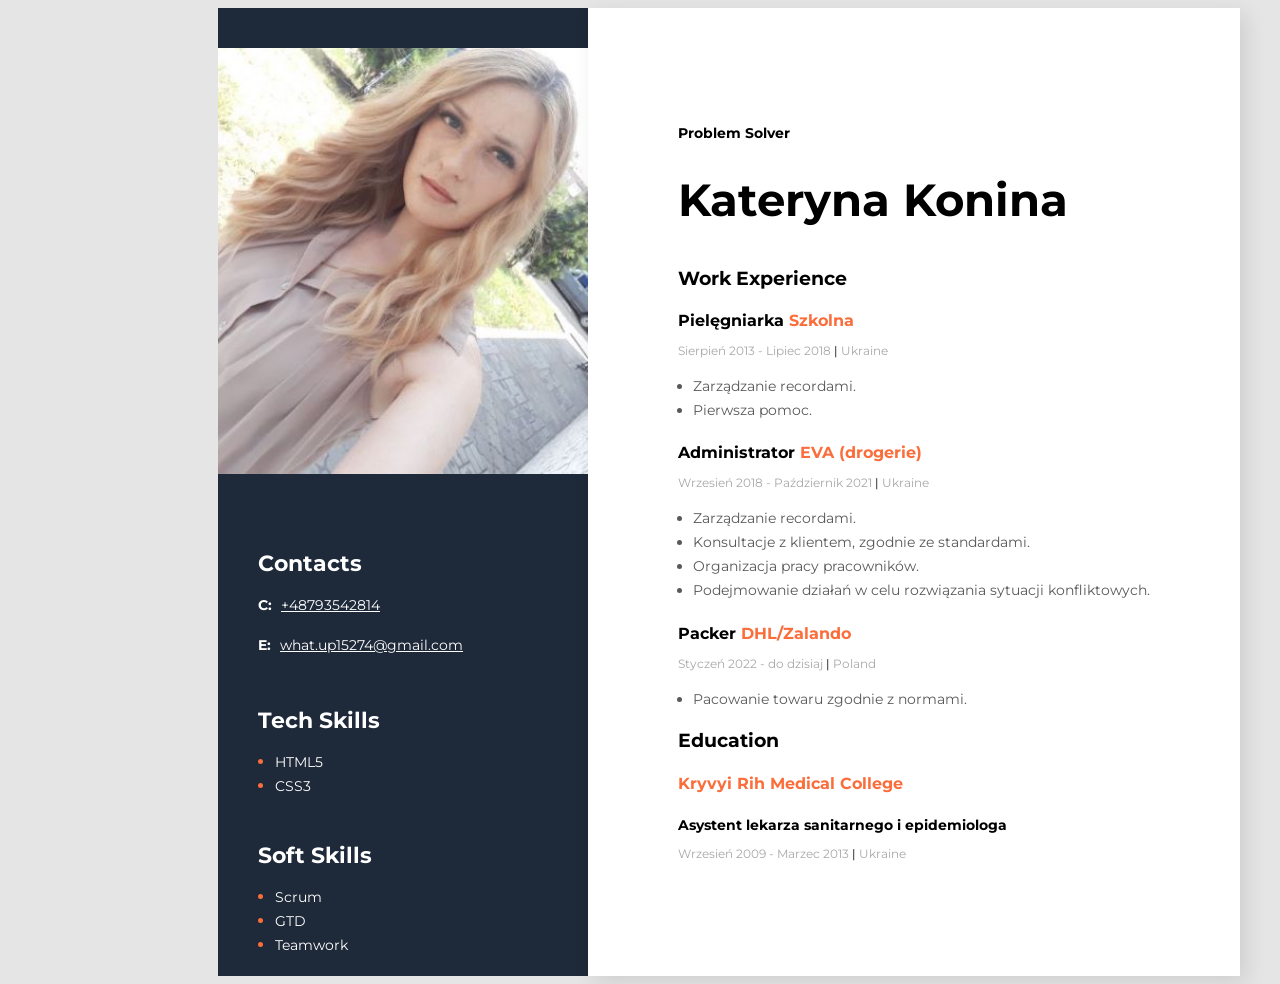
<file: index.html>
<!DOCTYPE html>
<html lang="en">

<head>
    <meta charset="UTF-8">
    <meta http-equiv="X-UA-Compatible" content="IE=edge">
    <meta name="viewport" content="width=device-width, initial-scale=1.0">
    <link rel="preconnect" href="https://fonts.googleapis.com">
    <link rel="preconnect" href="https://fonts.gstatic.com" crossorigin>
    <link href="https://fonts.googleapis.com/css2?family=Montserrat:wght@400;700&display=swap" rel="stylesheet">
    <link rel="stylesheet" href="styles/styles.css">
    <title>Resume</title>
</head>

<body>

   <!--Main-->
   <div class="main">
 <!--MAin content-->
 <div class="main-content">
    <!--about user-->
    <div class="about">
        <h2 class="about-position">Problem Solver</h2>
        <h1 class="about-name">Kateryna Konina</h1>
    </div>
    <!--Work-->
    <div class="work">
        <h3 class="title">Work Experience</h3>
        <!--Company 1-->
        <div>
            <h4 class="work-position"> Pielęgniarka <span class="organization"> Szkolna</span>  </h4>
            <p class="period">Sierpień 2013 - Lipiec 2018 <span class="line">|</span> Ukraine</p>
            <ul class="work-list">
                <li class="work-list-item">Zarządzanie recordami. </li>
                <li class="work-list-item">Pierwsza pomoc.</li>
            </ul>
        </div>
        <!--Company 2-->
        <div>
            <h4 class="work-position">Administrator <span class="organization">EVA (drogerie)</span> </h4>
            <p class="period">Wrzesień 2018 - Październik 2021 <span class="line">|</span> Ukraine</p>
            <ul class="work-list">
                <li class="work-list-item">Zarządzanie recordami.  </li>
                <li class="work-list-item">Konsultacje z klientem, zgodnie ze standardami.</li>
                <li class="work-list-item">Organizacja pracy pracowników.</li>
                <li class="work-list-item">Podejmowanie działań w celu rozwiązania sytuacji konfliktowych.</li>
            </ul>
        </div>
        <!--Company 3-->
        <div>
            <h4 class="work-position"> Packer <span class="organization">DHL/Zalando</span>  </h4>
            <p class="period">Styczeń 2022 - do dzisiaj <span class="line">|</span> Poland</p>
            <ul class="work-list">
                <li class="work-list-item">Pacowanie towaru zgodnie z normami. </li>
                
            </ul>
        </div>
    </div>
    <!--Education-->
    <div class="education">
        <h3 class="title">Education</h3>
        <h4 class="education-title">Kryvyi Rih Medical College</h4>
        <h5 class="education-profession">Asystent lekarza sanitarnego i epidemiologa</h5>
        <p class="period">Wrzesień 2009 - Marzec 2013 <span class="line">|</span> Ukraine</p>
    </div>
 </div>
 <!--Sidebar-->
 <aside class="sidebar">
   <img src="img/photo.jpg" alt="user photo" class="photo"> 
   <!--Contacts-->
   <div class="contacts">
    <h3 class="sidebar-title">Contacts</h3>
        <p>
            <span class="contact-type">C:</span>
             <a href="tel:+48793542814" class="contact-link">+48793542814</a> 
        </p>
        <p>
            <span class="contact-type">E:</span>
             <a href="mailto:what.up15274@gmail.com"class="contact-link">what.up15274@gmail.com</a> 
        </p> 
   </div>
   <!--Tech skills-->
   <div class="tech-skills">
    <h3 class="sidebar-title">Tech Skills</h3>
    <ul class="tech-skills-list">
        <li class="tech-skills-item"> <span class="tech-skills-text">HTML5</span> </li>
        <li class="tech-skills-item"> <span class="tech-skills-text">CSS3</span></li>
    </ul>  
   </div>
   <!--Soft skills-->
  <div class="soft-skills">
    <h3 class="sidebar-title"> Soft Skills</h3>
    <ul class="soft-skills-list">
     <li class="soft-skills-item"><span class="soft-skills-text"> Scrum</span></li>
     <li class="soft-skills-item"> <span class="soft-skills-text">GTD</span></li>
     <li class="soft-skills-item"> <span class="soft-skills-text">Teamwork</span></li>
  </div>
   </ul>
 </aside>
   </div>
</body>
</html>
</file>
<file: styles/styles.css>
body{
  font-family: 'Montserrat', sans-serif;
  background-color: #E5E5E5;
}

/* main styles */

.main{
  display: flex;
  flex-direction: row-reverse;
  width: 1200px;
  margin: 0 auto;
  }

.main-content{
  background-color: #fff;
  box-shadow: 6px 6px 20px rgba(0, 0, 0, 0.1);
  padding: 105px 90px;
}

/* aboutstyles */
.about {
  margin-bottom: 40px;
}

.about-position{
  font-style: normal;
  font-weight: 700;
  font-size: 14px;
  line-height: 17px;
  color: #000;
  margin-bottom: 20px;
}

.about-name{
  font-style: normal;
  font-weight: 700;
  font-size: 45px;
  line-height: 55px;
  color: #000;
  margin-bottom: 25px;
}
 

/* work styles */
.work {
}

.work-position{
  font-style: normal;
  font-weight: 700;
  font-size: 16px;
  line-height: 20px;
  color: #000000;
  margin-bottom: 10px;
}

.organization{
  font-style: normal;
  font-weight: 700;
  font-size: 16px;
  line-height: 20px;
  color: #FB6D3A;
}
.period{
  font-style: normal;
font-weight: 400;
font-size: 12px;
line-height: 15px;
color: #A8A8A8;
margin-bottom: 10px;
}

.line{
  font-style: normal;
  font-weight: 400;
  font-size: 12px;
  line-height: 15px;
  color: #000000;
}

.work-list{
 padding: 0;
 margin-left: 15px;
}

.work-list-item{
  font-style: normal;
  font-weight: 400;
  font-size: 14px;
  line-height: 24px; 
  color: #595959;
}
/* edycation styles */

.education {
}
.education-title{
  font-style: normal;
  font-weight: 700;
  font-size: 16px;
  line-height: 20px;
  color: #FB6D3A;
  margin-bottom: 10px;
}
.education-profession{
  font-style: normal;
  font-weight: 700;
  font-size: 14px;
  line-height: 17px;
  color: #000000;
  margin-bottom: 10px;
}

/* sidebar styles */

.sidebar{
  background-color: #1E2939;
  padding-top: 40px;
width: 370px;
}
.photo{
  width: 370px;
  margin-bottom: 50px;
}

 .contacts,
 .tech-skills,
 .soft-skills{
  margin-left: 40px;
 }

 .contacts{
  margin-bottom: 50px;
 }

.sidebar-title{
  color: #fff;
  font-style: normal;
font-weight: 700;
font-size: 22px;
line-height: 27px;
margin-bottom: 10px;
}

.contact-type{
  font-style: normal;
  font-weight: bold;
  font-size: 14px;
  line-height: 24px;
  color: #FFFFFF;
  margin-right: 5px;
}

.contact-link{
  font-style: normal;
  font-weight: 400;
  font-size: 14px;
  line-height: 24px;
color: #FFFFFF;
}

.tech-skills{
  margin-bottom: 44px;
}

.tech-skills-list{
  color: #fff;
  padding: 0px;
  margin-left: 17px;
}

.tech-skills-item{
color: #FB6D3A;
}

.tech-skills-text{
color: #fff;
font-style: normal;
font-weight: 400;
font-size: 14px;
line-height: 24px;
}

.soft-skills-list{
  color: #fff;
  padding: 0px;
  margin-left: 17px;
}

.soft-skills-item{
  color: #FB6D3A;
}

.soft-skills-text{
color: #fff;
font-style: normal;
font-weight: 400;
font-size: 14px;
line-height: 24px;
}
</file>
